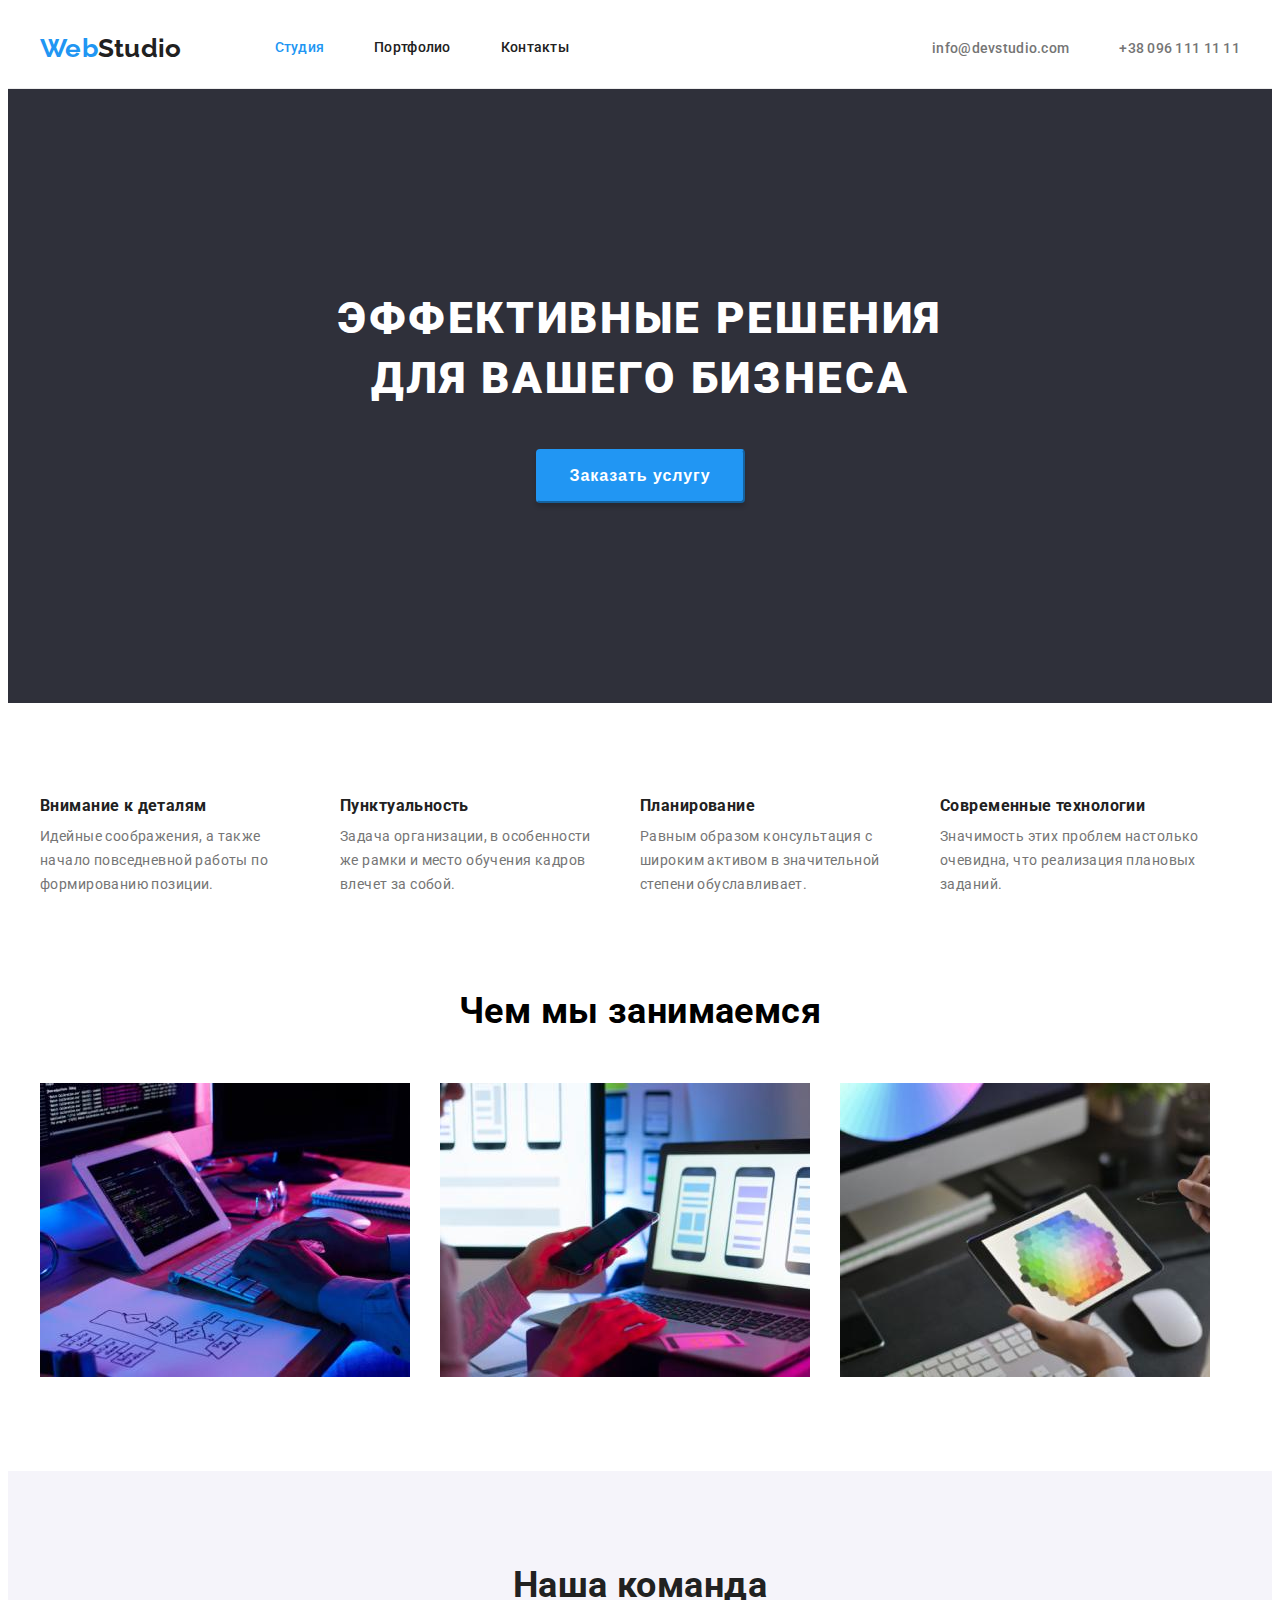
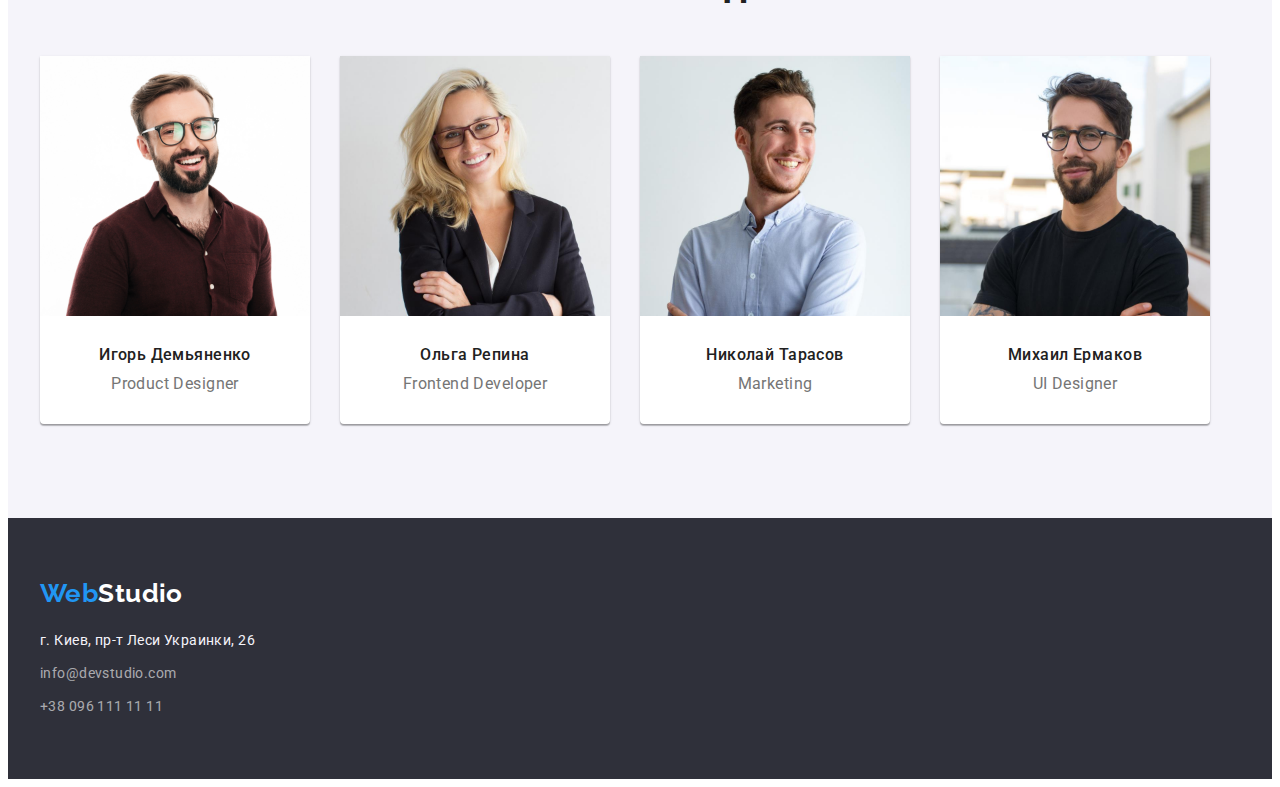
<file: index.html>
<!DOCTYPE html>
<html lang="ru">
  <head>
    <meta charset="UTF-8" />
    <meta http-equiv="X-UA-Compatible" content="IE=edge" />
    <meta name="viewport" content="width=device-width, initial-scale=1.0" />
    <title>WebStudio</title>
        <link rel="preconnect" href="https://fonts.googleapis.com" />
    <link rel="preconnect" href="https://fonts.gstatic.com" crossorigin />
    <link
      href="https://fonts.googleapis.com/css2?family=Raleway:wght@700&family=Roboto:wght@400;500;700;900&display=swap"
      rel="stylesheet"
    />
    <link
      rel="stylesheet"
      href="https://cdnjs.cloudflare.com/ajax/libs/modern-normalize/1.1.0/modern-normalize.min.css"
      integrity="sha512-wpPYUAdjBVSE4KJnH1VR1HeZfpl1ub8YT/NKx4PuQ5NmX2tKuGu6U/JRp5y+Y8XG2tV+wKQpNHVUX03MfMFn9Q=="
      crossorigin="anonymous"
      referrerpolicy="no-referrer"
    />
    <link rel="stylesheet" href="./css/style.css" />
  </head>
  <body>
    <!-- header -->
    <header class="header">
      <div class="header-container container">
        <nav class="navigation-container">
          <a href="./index.html" class="logo-header link"
            >Web<span class="header-logo">Studio</span></a
          >
          <ul class="navigation-list">
            <li class="item"><a href="./index.html" class="navigation-link link current-nav-link">Студия</a></li>
            <li class="item">
              <a href="./portfolio.html" class="navigation-link link"
                >Портфолио</a
              >
            </li>
            <li class="item"><a href="" class="navigation-link link">Контакты</a></li>
          </ul>
        </nav>
        <ul class="contact-link-header">
          <li class="item">
            <a href="mailto:info@devstudio.com" class="contact-header link"
              >info@devstudio.com</a
            >
          </li>
          <li class="item">
            <a href="tel:+380961111111" class="contact-header link"
              >+38 096 111 11 11</a
            >
          </li>
        </ul>
        </div>
      </div>
    </header>
    <main>
      <!-- section #1 -->
      <section class="hero">
        <div class="container">
        <h1 class="hero-heading">Эффективные решения для вашего бизнеса</h1>
        <button type="button" class="hero-button">Заказать услугу</button>
      </section>
      <!-- section #2-->
      <section class="features section">
        <div class="container">
        <h2 class="visually-hidden">Особенности нашей компании</h2>
        <ul class="features-list">
          <li class="item">
            <h3 class="features-heading">Внимание к деталям</h3>
            <p class="features-paragraph">
              Идейные соображения, а также начало повседневной работы по
              формированию позиции.
            </p>
          </li>
          <li class="item">
            <h3 class="features-heading">Пунктуальность</h3>
            <p class="features-paragraph">
              Задача организации, в особенности же рамки и место обучения кадров
              влечет за собой.
            </p>
          </li>
          <li class="item">
            <h3 class="features-heading">Планирование</h3>
            <p class="features-paragraph">
              Равным образом консультация с широким активом в значительной
              степени обуславливает.
            </p>
          </li>
          <li class="item">
            <h3 class="features-heading">Современные технологии</h3>
            <p class="features-paragraph">
              Значимость этих проблем настолько очевидна, что реализация
              плановых заданий.
            </p>
          </li>
        </ul>
        </div>
        </div>
      </section>
      <!-- section #3 -->
      <section class="work section">
        <div class="container">
        <h2 class="work-heading">Чем мы занимаемся</h2>
        <ul class="work-list">
          <li class="item">
            <img
              src="./images/about_work_1.jpg"
              alt="пишет код"
              width="370"
              height="294"
            />
          </li>
          <li class="item">
            <img
              src="./images/about_work_2.jpg"
              alt="смотрит макет"
              width="370"
              height="294"
            />
          </li>
          <li class="item">
            <img
              src="./images/about_work_3.jpg"
              alt="выбирает цвета"
              width="370"
              height="294"
            />
          </li>
        </ul>
        </div>
      </section>
      <!-- section #4 -->
      <section class="team section">
        <div class="container">
        <h2 class="team-heading">Наша команда</h2>
        <ul class="team-list">
          <li class="team-item">
            <img
              src="./images/team_1.jpg"
              alt="на фотографии Игорь Демьяненко"
              width="270"
              height="260"
            />
            <div class="team-block">
            <h3 class="team-name" >Игорь Демьяненко</h3>
            <p lang="en" class="team-paragraph">Product Designer</p>
            </div>
          </li>
          <li class="team-item">
            <img
              src="./images/team_2.jpg"
              alt="на фотографии Ольга Репина"
              width="270"
              height="260"
            />
            <div class="team-block">
            <h3 class="team-name">Ольга Репина</h3>
            <p lang="en" class="team-paragraph">Frontend Developer</p>
            </div>
          </li>
          <li class="team-item">
            <img
              src="./images/team_3.jpg"
              alt="на фотографии Николай Тарасов"
              width="270"
              height="260"
            />
            <div class="team-block">
            <h3 class="team-name">Николай Тарасов</h3>
            <p lang="en" class="team-paragraph">Marketing</p>
            </div>
          </li>
          <li class="team-item">
            <img
              src="./images/team_4.jpg"
              alt="на фотографии Михаил Ермаков"
              width="270"
              height="260"
            />
            <div class="team-block">
            <h3 class="team-name">Михаил Ермаков</h3>
            <p lang="en" class="team-paragraph">UI Designer</p>
            </div>
          </li>
        </ul>
        </div>
      </section>
    </main>
    <!-- footer -->
    <footer class="footer">
      <div class="footer-container container">
      <a href="./index.html" class="logo-footer link"
        >Web<span class="footer-logo">Studio</span></a
      >
      <address>
        <ul class="contact-footer contact-list-footer">
          <li class="item">
            <a
              href="https://goo.gl/maps/VsenkT5PbFzWRXvy7"
              target="_blank"
              rel="noopener noreferrer"
              class="footer-address link"
              >г. Киев, пр-т Леси Украинки, 26</a
            >
          </li>
          <li class="item">
            <a href="mailto:info@devstudio.com" class="contact-footer link"
              >info@devstudio.com</a
            >
          </li>
          <li class="item">
            <a href="tel:+380961111111" class="contact-footer link"
              >+38 096 111 11 11</a
            >
          </li>
        </ul>
        </address>
      </div>
    </footer>
  </body>
</html>
</file>
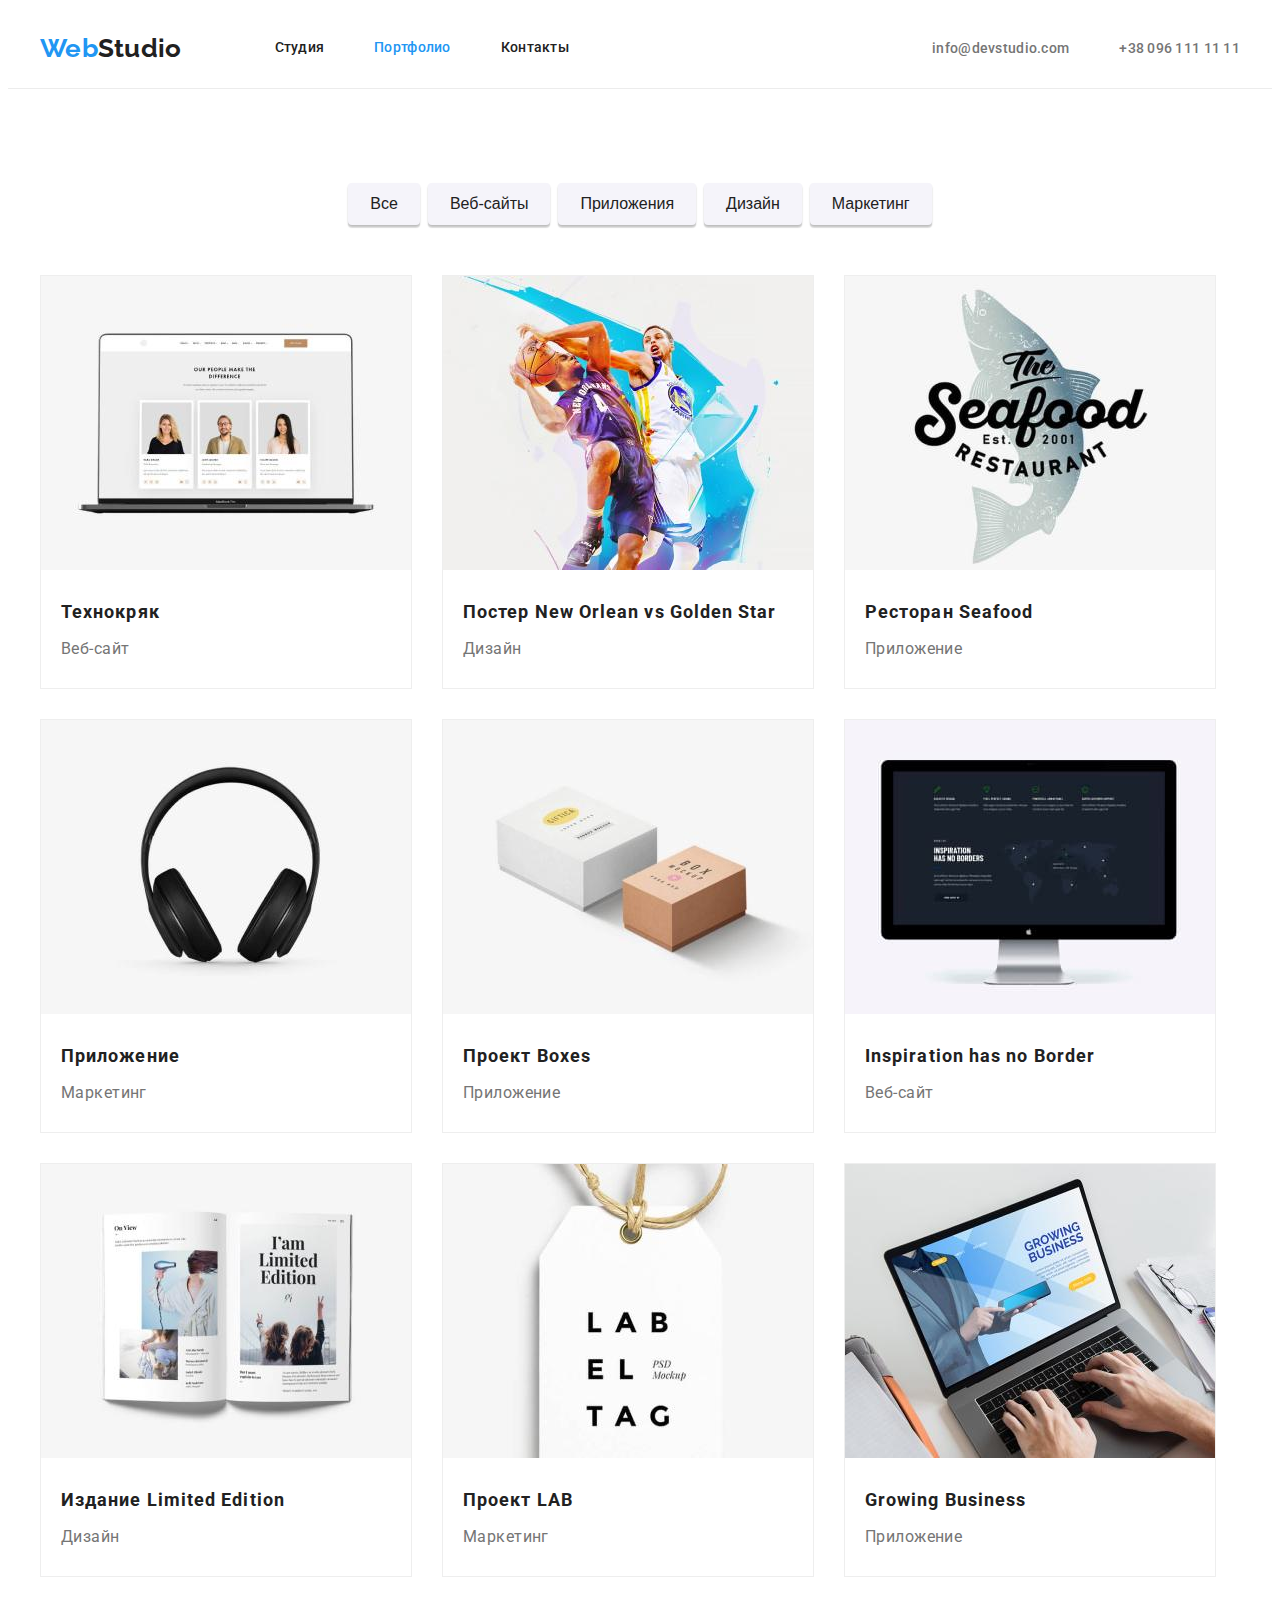
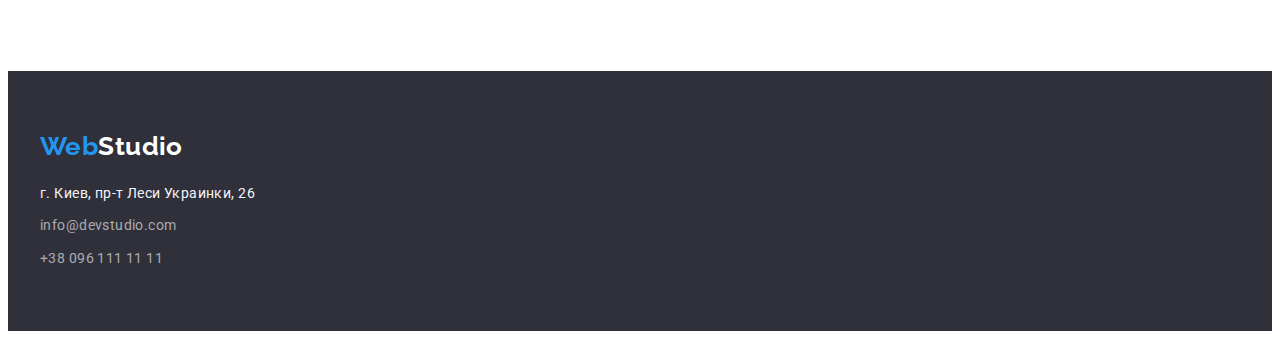
<file: portfolio.html>
<!DOCTYPE html>
<html lang="ru">
  <head>
    <meta charset="UTF-8" />
    <meta http-equiv="X-UA-Compatible" content="IE=edge" />
    <meta name="viewport" content="width=device-width, initial-scale=1.0" />
    <title>Portfolio</title>
        <link rel="preconnect" href="https://fonts.googleapis.com" />
    <link rel="preconnect" href="https://fonts.gstatic.com" crossorigin />
    <link
      href="https://fonts.googleapis.com/css2?family=Raleway:wght@700&family=Roboto:wght@400;500;700;900&display=swap"
      rel="stylesheet"
    />
    <link
      rel="stylesheet"
      href="https://cdnjs.cloudflare.com/ajax/libs/modern-normalize/1.1.0/modern-normalize.min.css"
      integrity="sha512-wpPYUAdjBVSE4KJnH1VR1HeZfpl1ub8YT/NKx4PuQ5NmX2tKuGu6U/JRp5y+Y8XG2tV+wKQpNHVUX03MfMFn9Q=="
      crossorigin="anonymous"
      referrerpolicy="no-referrer"
    />
    <link rel="stylesheet" href="./css/style.css" />
  </head>
  <body>
    <!-- header -->
   <header class="header">
      <div class="header-container container">
        <nav class="navigation-container">
          <a href="./index.html" class="logo-header link"
            >Web<span class="header-logo">Studio</span></a
          >
          <ul class="navigation-list">
            <li class="item"><a href="./index.html" class="navigation-link link">Студия</a></li>
            <li class="item">           
              <a href="./portfolio.html" class="navigation-link link current-nav-link"
                >Портфолио</a
              >
            </li>
            <li class="item"><a href="" class="navigation-link link">Контакты</a></li>
          </ul>
        </nav>
        <ul class="contact-link-header">
          <li class="item">
            <a href="mailto:info@devstudio.com" class="contact-header link"
              >info@devstudio.com</a
            >
          </li>
          <li class="item">
            <a href="tel:+380961111111" class="contact-header link"
              >+38 096 111 11 11</a
            >
          </li>
        </ul>
        </div>
      </div>
    </header>
    <main>
      <section class="portfolio section">
        <div class="container">
        <h1 class="visually-hidden">Портфолио</h1>
        <!-- list #1 -->
        <ul class="button-list">
          <li class="item-button"><button type="button" class="portfolio-button">Все</button></li>
          <li class="item-button">
            <button type="button" class="portfolio-button">Веб-сайты</button>
          </li>
          <li class="item-button">
            <button type="button" class="portfolio-button">Приложения</button>
          </li>
          <li class="item-button">
            <button type="button" class="portfolio-button">Дизайн</button>
          </li>
          <li class="item-button">
            <button type="button" class="portfolio-button">Маркетинг</button>
          </li>
        </ul>
        <!-- list #2 -->
        <ul class="portfolio-list">
          <li class="portfolio-item">
            <a href="" class="link">
              <img
                src="./images/portfolio_1.jpg"
                alt="ноутбук"
                width="370"
                height="294"
              />
              <div class="portfolio-block">
              <h2 class="portfolio-heading">Технокряк</h2>
              <p class="portfolio-paragraph">Веб-сайт</p>
            </a>
            </div>
          </li>
          <li class="portfolio-item">
            <a href="" class="link">
              <img
                src="./images/portfolio_2.jpg"
                alt="игра в баскетбол"
                width="370"
                height="294"
              />
              <div class="portfolio-block">
              <h2 class="portfolio-heading">
                Постер <span lang="en">New Orlean vs Golden Star</span>
              </h2>
              <p class="portfolio-paragraph">Дизайн</p>
            </a>
            </div>
          </li>
          <li class="portfolio-item">
            <a href="" class="link">
              <img
                src="./images/portfolio_3.jpg"
                alt="лого рестрорана"
                width="370"
                height="294"
              />
              <div class="portfolio-block">
              <h2 class="portfolio-heading">
                Ресторан <span lang="en">Seafood</span>
              </h2>
              <p class="portfolio-paragraph">Приложение</p>
            </a>
            </div>
          </li>
          <li class="portfolio-item">
            <a href="" class="link">
              <img
                src="./images/portfolio_4.jpg"
                alt="наушники"
                width="370"
                height="294"
              />
              <div class="portfolio-block">
              <h2 class="portfolio-heading">Приложение</h2>
              <p class="portfolio-paragraph">Маркетинг</p>
            </a>
            </div>
          </li>
          <li class="portfolio-item">
            <a href="" class="link">
              <img
                src="./images/portfolio_5.jpg"
                alt="коробки"
                width="370"
                height="294"
              />
              <div class="portfolio-block">
              <h2 class="portfolio-heading">
                Проект <span lang="en">Boxes</span>
              </h2>
              <p class="portfolio-paragraph">Приложение</p>
            </a>
            </div>
          </li>
          <li class="portfolio-item">
            <a href="" class="link">
              <img
                src="./images/portfolio_6.jpg"
                alt="монитор мака"
                width="370"
                height="294"
              />
              <div class="portfolio-block">
              <h2 class="portfolio-heading">
                <span lang="en">Inspiration has no Border</span>
              </h2>
              <p class="portfolio-paragraph">Веб-сайт</p>
            </a>
            </div>
          </li>
          <li class="portfolio-item">
            <a href="" class="link">
              <img
                src="./images/portfolio_7.jpg"
                alt="книга"
                width="370"
                height="294"
              />
              <div class="portfolio-block">
              <h2 class="portfolio-heading">
                Издание <span lang="en">Limited Edition</span>
              </h2>
              <p class="portfolio-paragraph">Дизайн</p>
            </a>
            </div>
          </li>
          <li class="portfolio-item">
            <a href="" class="link">
              <img
                src="./images/portfolio_8.jpg"
                alt="брелок lab"
                width="370"
                height="294"
              />
              <div class="portfolio-block">
              <h2 class="portfolio-heading">
                Проект <span lang="en">LAB</span>
              </h2>
              <p class="portfolio-paragraph">Маркетинг</p>
              </div>
            </a>
          </li>
          <li class="portfolio-item">
            <a href="" class="link">
              <img
                src="./images/portfolio_9.jpg"
                alt="работают на ноутбуке"
                width="370"
                height="294"
              />
              <div class="portfolio-block">
              <h2 class="portfolio-heading">
                <span lang="en">Growing Business</span>
              </h2>
              <p class="portfolio-paragraph">Приложение</p>
            </a>
            </div>
          </li>
        </ul>
        </div>
      </section>
    </main>
    <!-- footer -->
    <footer class="footer">
      <div class="footer-container container">
      <a href="./index.html" class="logo-footer link"
        >Web<span class="footer-logo">Studio</span></a
      >
      <address>
        <ul class="contact-footer contact-list-footer">
          <li class="item">
            <a
              href="https://goo.gl/maps/VsenkT5PbFzWRXvy7"
              target="_blank"
              rel="noopener noreferrer"
              class="footer-address link"
              >г. Киев, пр-т Леси Украинки, 26</a
            >
          </li>
          <li class="item">
            <a href="mailto:info@devstudio.com" class="contact-footer link"
              >info@devstudio.com</a
            >
          </li>
          <li class="item">
            <a href="tel:+380961111111" class="contact-footer link"
              >+38 096 111 11 11</a
            >
          </li>
        </ul>
        
      </address>
      </div>
    </footer>
  </body>
</html>
</file>
<file: css/style.css>
/*index.html (css) */
/* color  */
:root {
  --header-nav: #212121;
  --header-nav-hover: #2196f3;
  --contact-: #757575;
  --contact-hover: #2196f3;
  --heading-color: #212121;
  --heading-color-hero: #ffffff;
  --paragraph-color: #757575;
  --logo-basic: #2196f3;
  --logo-header: #212121;
  --logo-footer: #ffffff;
  --background-hero: #2f303a;
  --contact-footer: rgba(255, 255, 255, 0.6);
  --accent-color: #2196f3;
  --portfolio-button: #f5f4fa;
  --portfolio-button-hover: #2196f3;
  --background-team: #f5f4fa;
  --background-footer: #2f303a;
}

body {
  font-family: Roboto, serif;
  letter-spacing: 0.03em;
  font-size: 14px;
}
p {
  margin: 0;
}
h1,
h2,
h3,
h4,
h5,
h6 {
  margin: 0;
}
img {
  display: block;
  max-width: 100%;
}

.section {
  padding-top: 94px;
  padding-bottom: 94px;
}
.visually-hidden {
  position: absolute;
  white-space: nowrap;
  width: 1px;
  height: 1px;
  overflow: hidden;
  border: 0;
  padding: 0;
  clip: rect(0 0 0 0);
  clip-path: inset(50%);
  margin: -1px;
}

/* list */
ul {
  list-style: none;
  padding: 0;
  margin: 0;
}
.link {
  text-decoration: none;
}
.container {
  width: 1200px;
  padding-left: 15px;
  padding-right: 15px;
  margin-left: auto;
  margin-right: auto;
}
.header-container {
  display: flex;
  align-items: center;
}
.header {
  background-color: var(--logo-footer);
  letter-spacing: 0.02em;
  border-bottom: 1px solid #ececec;
}
.header .item + .item {
  margin-left: 50px;
}
.header-contact {
  margin-left: 331px;
  display: flex;
  align-items: center;
}
.navigation-container {
  display: flex;
  align-items: center;
}
.navigation-list {
  display: flex;
}
.contact-link-header {
  display: flex;
  margin-left: auto;
}

/*logo in header and footer   */
.logo-header {
  margin-right: 93px;

  font-family: raleway;
  font-weight: 700;
  font-size: 26px;
  line-height: 1.19;
  color: var(--logo-basic);
}
.logo-header .header-logo {
  color: var(--logo-header);
}
.logo-footer .footer-logo {
  color: var(--logo-footer);
}
/* link nav*/
.navigation-link {
  padding-top: 32px;
  padding-bottom: 32px;
  display: block;
  color: var(--header-nav);
  font-weight: 500;
  font-size: 14px;
  line-height: 1.14;
}
.navigation-link:hover,
.navigation-link:focus {
  color: var(--header-nav-hover);
}
.current-nav-link {
  color: var(--accent-color);
}
/* contact header*/
.contact-header {
  padding-bottom: 32px;
  padding-top: 32px;
  color: var(--contact-);
  font-weight: 500;
  font-size: 14px;
  line-height: 1.14;
}
.header-contact .item + .item {
  margin-right: 50px;
}
.contact-header + .contact-header:hover,
.contact-header:focus {
  color: var(--contact-hover);
}
/* hero */
.hero {
  background-image: url();
  padding: 200px 0;
  text-align: center;
  background-color: var(--background-hero);
  letter-spacing: 0.06em;
}
.hero-heading {
  margin-top: 0;
  margin-left: auto;
  margin-right: auto;
  margin-bottom: 40px;
  width: 696px;
  color: var(--heading-color-hero);
  font-weight: 900;
  font-size: 44px;
  line-height: 1.36;
  letter-spacing: 0.06em;
  text-transform: uppercase;
}
.hero-button {
  margin-left: auto;
  margin-right: auto;
  padding: 10px 32px;
  border-radius: 4px;
  min-width: 200px;
  border-color: var(--accent-color);
  color: var(--heading-color-hero);
  background: var(--accent-color);
  box-shadow: 0px 4px 4px rgba(0, 0, 0, 0.15);
  font-weight: 700;
  font-size: 16px;
  line-height: 1.87;
  letter-spacing: 0.06em;
}
.hero-button:hover,
.hero-button:focus {
  background: #188ce8;
  border-color: var(--accent-color);
  color: var(--heading-color-hero);
  box-shadow: 0px 4px 4px rgba(0, 0, 0, 0.15);
}
/* features */

.features-list {
  display: flex;
}
.features-heading {
  margin-bottom: 10px;
  color: var(--heading-color);
  line-height: 1.14;
  font-weight: 700;
}
.features-paragraph {
  width: 270px;

  color: var(--paragraph-color);
  line-height: 1.71;
}
.features .item {
  margin-right: 30px;
}
.features .item:last-child {
  margin-right: 0;
}
/* about work */
.work {
  padding-top: 0px;
}
.work-list {
  display: flex;
}
.work-heading {
  margin-top: 0;
  margin-bottom: 50px;

  font-weight: 700;
  font-size: 36px;
  line-height: 1.16;
  text-align: center;
}
.work .item + .item {
  margin-left: 30px;
}

/* about team */
.team {
  background-color: var(--background-team);
}
.team-list {
  display: flex;
}
.team-block {
  padding: 30px;
  text-align: center;
}
.team-item {
  margin-left: 30px;

  background: #ffffff;
  box-shadow: 0px 1px 3px rgba(0, 0, 0, 0.12), 0px 1px 1px rgba(0, 0, 0, 0.14),
    0px 2px 1px rgba(0, 0, 0, 0.2);
  border-radius: 0px 0px 4px 4px;
}
.team-item:first-child {
  margin-left: 0;
}
.team-heading {
  margin-bottom: 50px;
  margin-top: 0;

  font-weight: 700;
  font-size: 36px;
  line-height: 1.16;
  text-align: center;
  color: var(--heading-color);
}
.team-name {
  margin-bottom: 10px;

  color: var(--heading-color);
  font-weight: 500;
  font-size: 16px;
  line-height: 1.18;
}
.team-paragraph {
  color: var(--paragraph-color);
  font-size: 16px;
  line-height: 1.18;
}
/* footer */
.footer {
  background-color: var(--background-footer);
  padding: 60px 0;
}
.logo-footer {
  display: block;
  margin-bottom: 20px;
  font-family: raleway;
  font-weight: 700;
  font-size: 26px;
  line-height: 1.19;
  color: var(--logo-basic);
}
.contact-footer {
  color: var(--contact-footer);
  font-size: 14px;
  line-height: 1.71;
  font-style: normal;
}

.footer-address {
  color: var(--background-team);
}
.contact-footer .item + .item {
  margin-top: 9px;
}

/* portfolio.html (css)*/

.button-list {
  margin-bottom: 50px;
  display: flex;
  justify-content: center;
}
.item-button {
  margin-left: 8px;
}
.item-button:first-child {
  margin-left: 0px;
}
.portfolio-button {
  display: inline-block;
  padding: 6px 20px;
  border-radius: 4px;
  border-color: transparent;
  background-color: var(--portfolio-button);
  color: var(--heading-color);
  text-align: center;
  font-weight: 500;
  font-size: 16px;
  line-height: 1.62;
  box-shadow: 0px 3px 1px rgba(0, 0, 0, 0.1), 0px 1px 2px rgba(0, 0, 0, 0.08),
    0px 2px 2px rgba(0, 0, 0, 0.12);
  cursor: pointer;
}

.portfolio-button:hover,
.portfolio-button:focus {
  background-color: var(--portfolio-button-hover);
  color: var(--portfolio-button);
}
.portfolio-heading {
  margin-bottom: 4px;
  color: var(--heading-color);
  font-weight: 700;
  font-size: 18px;
  line-height: 2;
  letter-spacing: 0.06em;
}
.portfolio-paragraph {
  font-size: 16px;
  line-height: 1.87;
  color: var(--paragraph-color);
}
.portfolio-list {
  display: flex;
  flex-wrap: wrap;
}
.portfolio-block {
  padding: 24px 20px;
}
.portfolio-item:nth-child(3n) {
  margin-right: 0;
}
.portfolio-item:nth-last-child(-n + 3) {
  margin-bottom: 0;
}
.portfolio-item {
  width: 370px;
  margin-right: 30px;
  margin-bottom: 30px;
  background: #ffffff;
  border: 1px solid #eeeeee;
}
</file>
